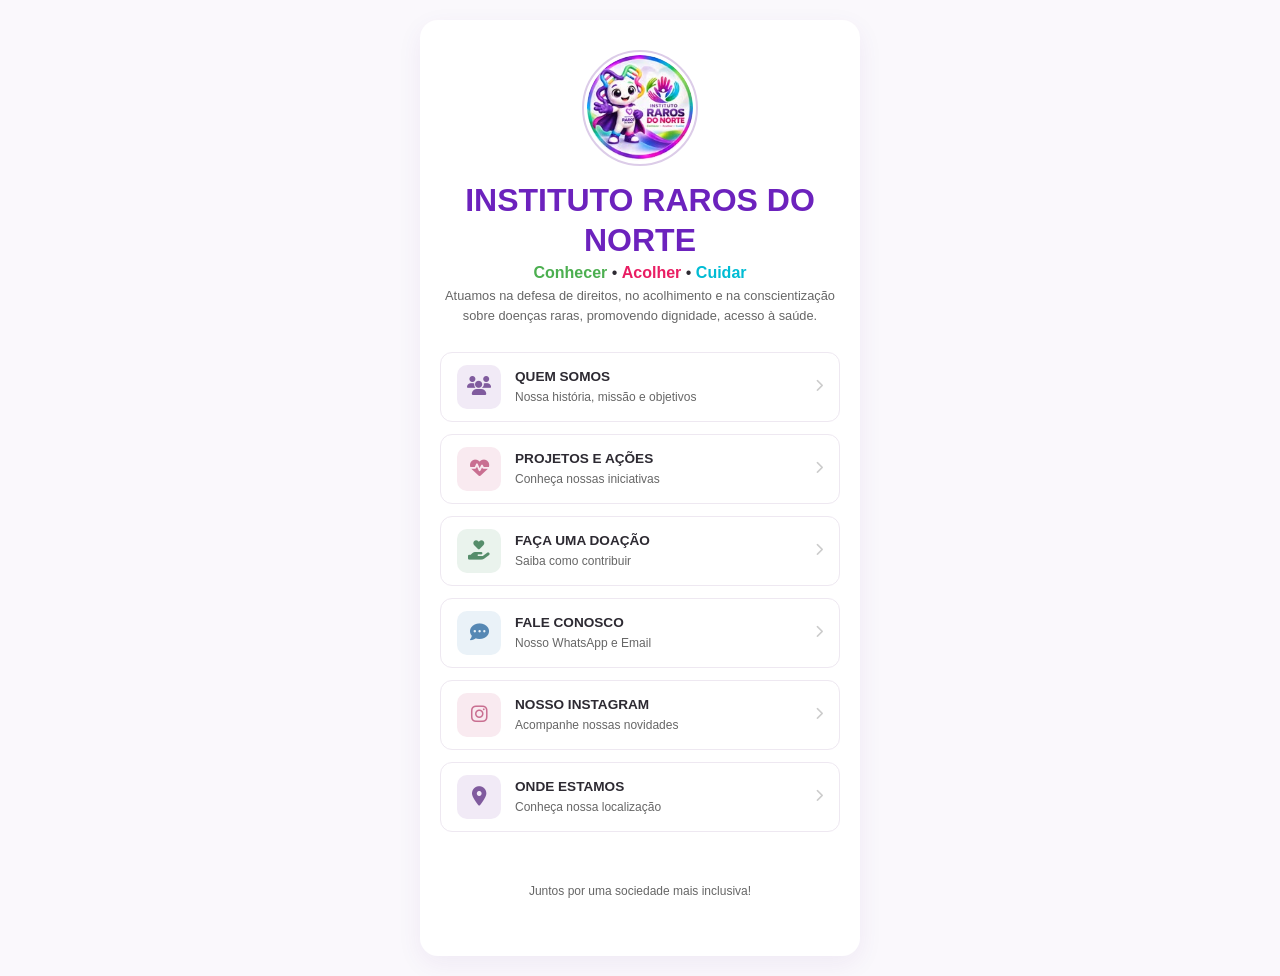
<file: index.html>
<!DOCTYPE html>
<html lang="pt-BR">
<head>
    <meta charset="UTF-8">
    <meta name="viewport" content="width=device-width, initial-scale=1.0">
    <title>Instituto Raros do Norte | Links e Informações</title>
    <link rel="stylesheet" href="style.css">
    <link rel="stylesheet" href="https://cdnjs.cloudflare.com/ajax/libs/font-awesome/6.4.0/css/all.min.css">

</head>
<body class="bio-body">
    <div class="bio-container">
        <header class="bio-header">
            <div class="avatar-frame">

                <img src="IMAGENS/teste.jpg" alt="Instituto Raros do Norte" class="bio-avatar">
            </div>

      <h1 style="color: #6C22BD; font-weight: bold;">INSTITUTO RAROS DO NORTE</h1>
           

<p>
    <span style="color: #4CAF50; font-weight: bold;">Conhecer</span> • 
    <span style="color: #E91E63; font-weight: bold;">Acolher</span> • 
    <span style="color: #00BCD4; font-weight: bold;">Cuidar</span>
</p>
            <p class="bio-tagline">Atuamos na defesa de direitos, no acolhimento e na conscientização sobre doenças raras, promovendo dignidade, acesso à saúde.</p>
        </header>

        <main class="bio-links">
            <a href="quem-somos.html" class="bio-card">
                <div class="bio-icon icon-pastel-purple">
                    <i class="fa-solid fa-users"></i>
                </div>
                <div class="bio-text">
                    <strong>QUEM SOMOS</strong>
                    <span>Nossa história, missão e objetivos</span>
                </div>
                <i class="fa-solid fa-chevron-right bio-arrow"></i>
            </a>

            <a href="projetos.html" class="bio-card">
                <div class="bio-icon icon-pastel-pink">
                    <i class="fa-solid fa-heart-pulse"></i>
                </div>
                <div class="bio-text">
                    <strong>PROJETOS E AÇÕES</strong>
                    <span>Conheça nossas iniciativas</span>
                </div>
                <i class="fa-solid fa-chevron-right bio-arrow"></i>
            </a>

           <a href="doacao.html" class="bio-card"> 
                <div class="bio-icon icon-pastel-green">
                    <i class="fa-solid fa-hand-holding-heart"></i>
                </div>
                <div class="bio-text">
                    <strong>FAÇA UMA DOAÇÃO</strong>
                    <span>Saiba como contribuir</span>
                </div>
                <i class="fa-solid fa-chevron-right bio-arrow"></i>
            </a> 

            <a href="contato.html" class="bio-card">
                <div class="bio-icon icon-pastel-blue">
                    <i class="fa-solid fa-comment-dots"></i>
                </div>
                <div class="bio-text">
                    <strong>FALE CONOSCO</strong>
                    <span>Nosso WhatsApp e Email</span>
                </div>
                <i class="fa-solid fa-chevron-right bio-arrow"></i>
            </a>

            <a href="https://www.instagram.com/instituto_rarosdonorte/" target="_blank" class="bio-card">
                <div class="bio-icon icon-pastel-pink">
                    <i class="fa-brands fa-instagram"></i>
                </div>
                <div class="bio-text">
                    <strong>NOSSO INSTAGRAM</strong>
                    <span>Acompanhe nossas novidades</span>
                </div>
                <i class="fa-solid fa-chevron-right bio-arrow"></i>
            </a>

            <a href="localizacao.html" class="bio-card">
                <div class="bio-icon icon-pastel-purple">
                    <i class="fa-solid fa-location-dot"></i>
                </div>
                <div class="bio-text">
                    <strong>ONDE ESTAMOS</strong>
                    <span>Conheça nossa localização</span>
                </div>
                <i class="fa-solid fa-chevron-right bio-arrow"></i>
            </a>
        </main>

        <footer class="bio-footer">
            <p>Juntos por uma sociedade mais inclusiva!</p>
        </footer>
    </div>
<!---By Sam :) --->
</body>
</html>
</file>
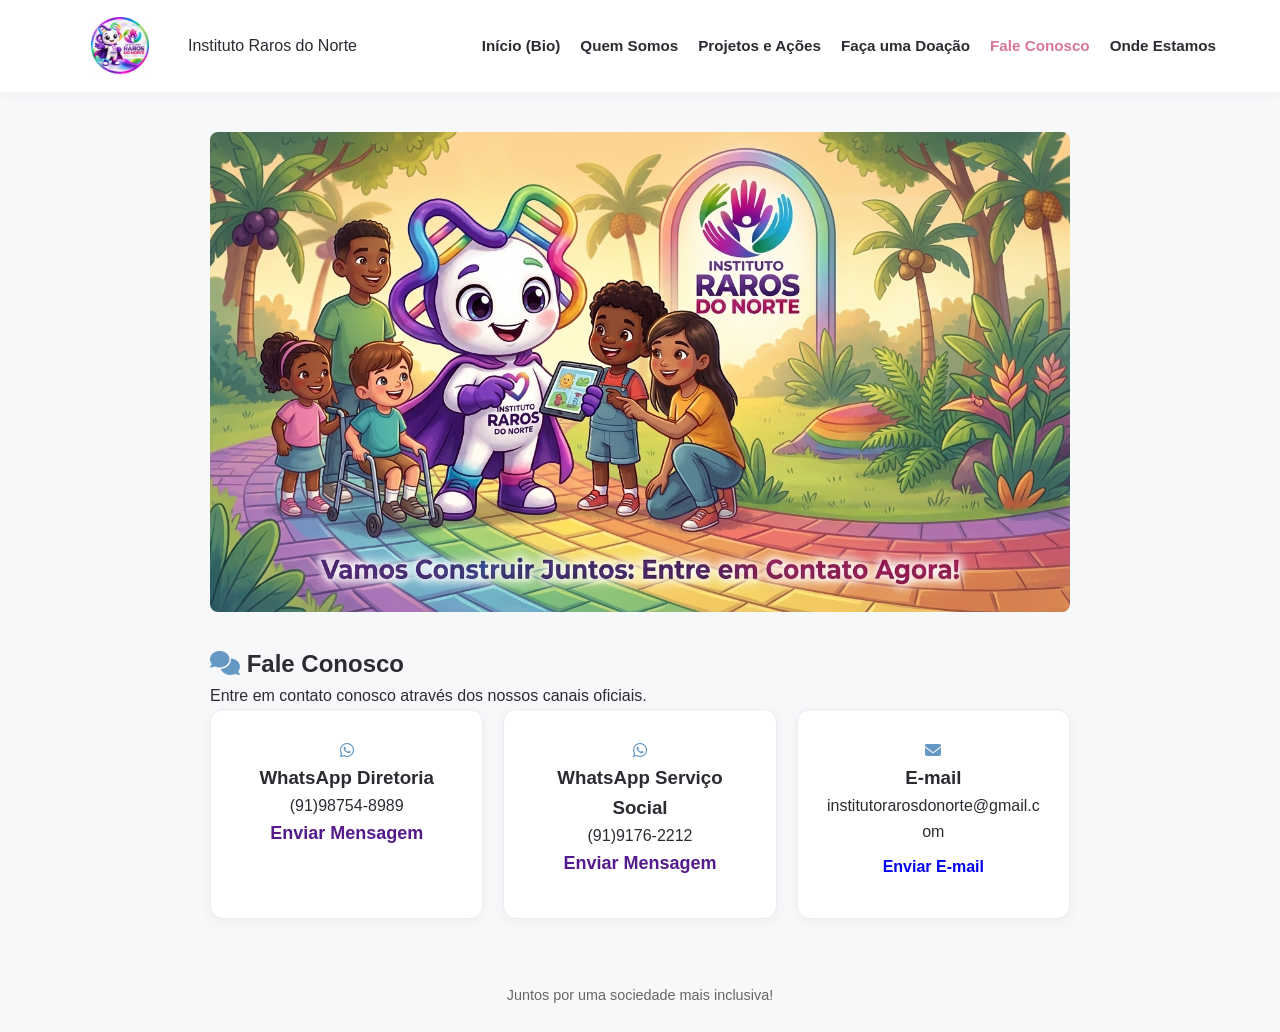
<file: contato.html>
<!DOCTYPE html>
<html lang="pt-BR">
<head>
    <meta charset="UTF-8">
    <meta name="viewport" content="width=device-width, initial-scale=1.0">
    <title>Fale Conosco - Instituto Raros do Norte</title>
    <link rel="stylesheet" href="style.css">
    <link rel="stylesheet" href="https://cdnjs.cloudflare.com/ajax/libs/font-awesome/6.4.0/css/all.min.css">
<style>
        .btn-whatsapp {
            color: #551a8b;
            text-decoration: none;
            font-size: 18px;
            font-family: Arial, sans-serif;
            font-weight: bold;
            transition: color 0.3s ease;
        }
        .btn-whatsapp:hover {
            color: #25d366;
        }
        .btn-whatsapp:active {
            color: #128c7e;
        }

        /* Cartões de contato: lado a lado no computador */
        .info-grid {
            display: flex !important;
            flex-direction: row !important;
            align-items: stretch;
            gap: 20px !important;
            width: 100% !important;
            max-width: 100%;
            box-sizing: border-box;
        }

        .info-card {
            flex: 1 1 0 !important;
            min-width: 0 !important;
            max-width: 100%;
            box-sizing: border-box;
        }

        .info-card h3 {
            white-space: normal !important;
            overflow-wrap: anywhere;
        }

        .info-card p,
        .info-card a {
            overflow-wrap: anywhere;
            word-break: break-word;
        }

        /* No celular, um cartão abaixo do outro */
        @media screen and (max-width: 700px) {
            .info-grid {
                display: flex !important;
                flex-direction: column !important;
                align-items: stretch !important;
                gap: 14px !important;
                width: 100% !important;
            }

            .info-card {
                display: block;
                flex: 0 0 auto !important;
                width: 100% !important;
                min-width: 0 !important;
                max-width: 100% !important;
            }
        }
    </style>
</head>
<body>
    <header class="navbar">
        <div class="logo-container">
            <img src="IMAGENS/teste.jpg" alt="Logotipo do Instituto Raros do Norte" class="logo">
            <span class="brand-title">Instituto Raros do Norte</span>
        </div>
        <nav>
            <ul class="nav-links">
                <li><a href="index.html">Início (Bio)</a></li>
                <li><a href="quem-somos.html">Quem Somos</a></li>
                <li><a href="projetos.html">Projetos e Ações</a></li>
                <li><a href="doacao.html">Faça uma Doação</a></li>
                <li><a href="contato.html" class="active">Fale Conosco</a></li>
                <li><a href="localizacao.html">Onde Estamos</a></li>
            </ul>
        </nav>
    </header>

    <main class="content-container">
        <section class="card-page">
<div style="text-align: center; margin-bottom: 25px;">
  <img src="IMAGENS/IMAGEMCONTATO.jpg" alt="Foto do Instituto" style="max-width: 100%; height: auto; border-radius: 8px;">
</div>
            <h2><i class="fa-solid fa-comments icon-blue"></i> Fale Conosco</h2>
            <p class="description">Entre em contato conosco através dos nossos canais oficiais.</p>
        
   <div class="info-grid">
    <div class="info-card">
        <i class="fa-brands fa-whatsapp icon-blue"></i>
        <h3>WhatsApp Diretoria</h3>
        <p> (91)98754-8989 </p>
        <p><a href="https://wa.me/5591987548989" target="_blank" class="btn-whatsapp">Enviar Mensagem</a></p>
    </div>

    <div class="info-card">
        <i class="fa-brands fa-whatsapp icon-blue"></i>
        <h3>WhatsApp Serviço Social</h3>
        <p> (91)9176-2212 </p>
        <p><a href="https://wa.me/559191762212" target="_blank" class="btn-whatsapp">Enviar Mensagem</a></p>
    </div>

    <div class="info-card">
        <i class="fa-solid fa-envelope icon-blue"></i>
        <h3>E-mail</h3>
        <p>institutorarosdonorte@gmail.com</p>
   <p><a href="mailto:institutorarosdonorte@gmail.com" class="link-btn" onmouseover="this.style.color='#ff0000'" onmouseout="this.style.color=''">Enviar E-mail</a></p>
    </div>
</div>
        </section>  
    </main> 

    <footer>
        <p>Juntos por uma sociedade mais inclusiva!</p>
    </footer>
</body>
</html>
</file>
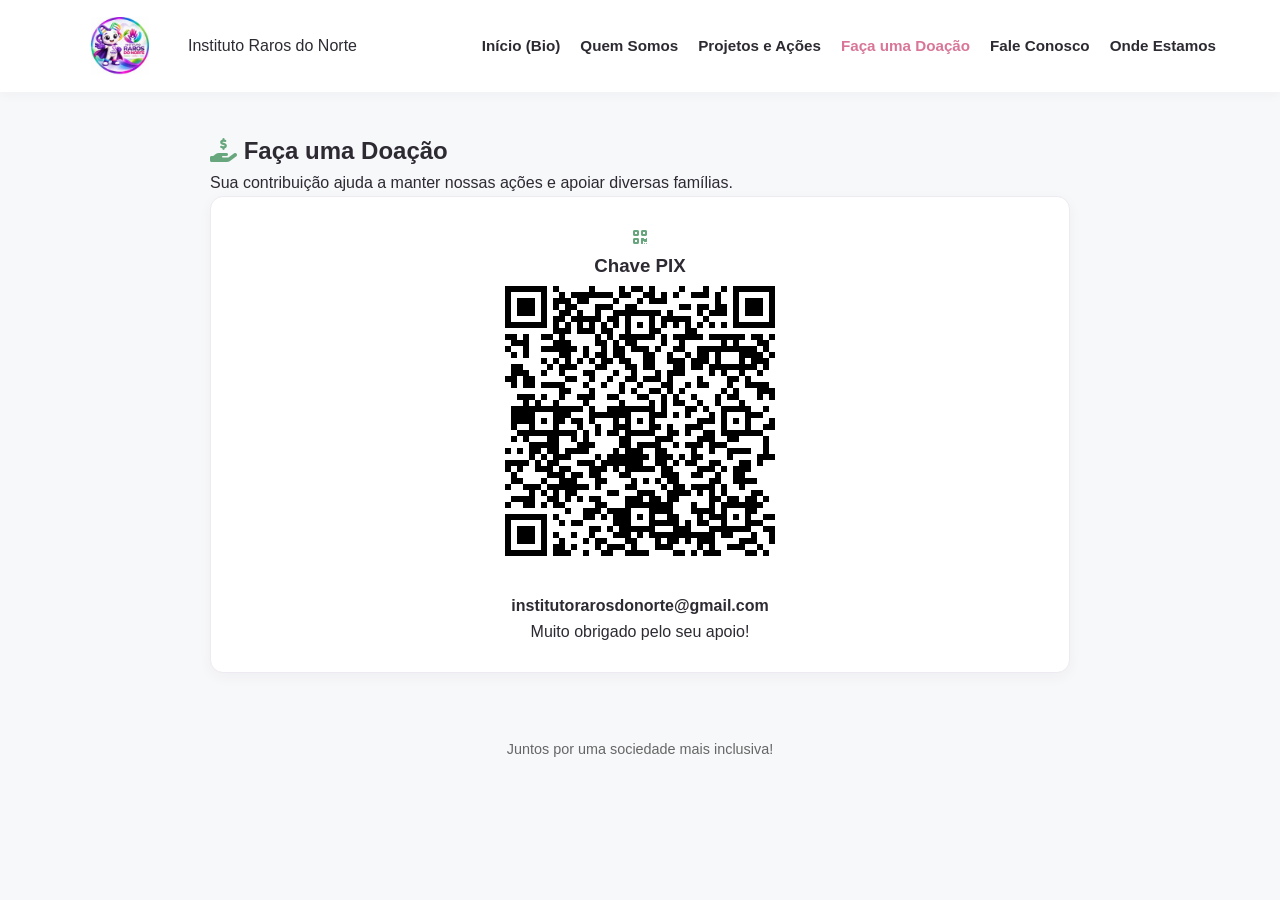
<file: doacao.html>
<!DOCTYPE html>
<html lang="pt-BR">
<head>
    <meta charset="UTF-8">
    <meta name="viewport" content="width=device-width, initial-scale=1.0">
    <title>Faça uma Doação - Instituto Raros do Norte</title>
    <link rel="stylesheet" href="style.css">
    <link rel="stylesheet" href="https://cdnjs.cloudflare.com/ajax/libs/font-awesome/6.4.0/css/all.min.css">
</head>
<body>
    <header class="navbar">
        <div class="logo-container">
            <img src="IMAGENS/teste.jpg" alt="Logotipo do Instituto Raros do Norte" class="logo">
            <span class="brand-title">Instituto Raros do Norte</span>
        </div>
        <nav>
            <ul class="nav-links">
                <li><a href="index.html">Início (Bio)</a></li>
                <li><a href="quem-somos.html">Quem Somos</a></li>
                <li><a href="projetos.html">Projetos e Ações</a></li>
                <li><a href="doacao.html" class="active">Faça uma Doação</a></li>
                <li><a href="contato.html">Fale Conosco</a></li>
                <li><a href="localizacao.html">Onde Estamos</a></li>
            </ul>
        </nav>
    </header>

    <main class="content-container">
        <section class="card-page">
            <h2><i class="fa-solid fa-hand-holding-dollar icon-green"></i> Faça uma Doação</h2>
            <p class="description">Sua contribuição ajuda a manter nossas ações e apoiar diversas famílias.</p>
            <div class="info-card">
                <i class="fa-solid fa-qrcode icon-green"></i>
                <h3>Chave PIX</h3>
<div style="text-align: center; margin-bottom: 25px;">
  <img src="IMAGENS/qrcode.png" alt="Foto do Instituto" style="max-width: 100%; height: auto; border-radius: 8px;">
</div>

                <p class="pix-key"><strong>institutorarosdonorte@gmail.com</strong></p>
                <p>Muito obrigado pelo seu apoio!</p>
            </div>
        </section>
    </main>

    <footer>
        <p>Juntos por uma sociedade mais inclusiva!</p>
    </footer>
</body>
</html>
</file>
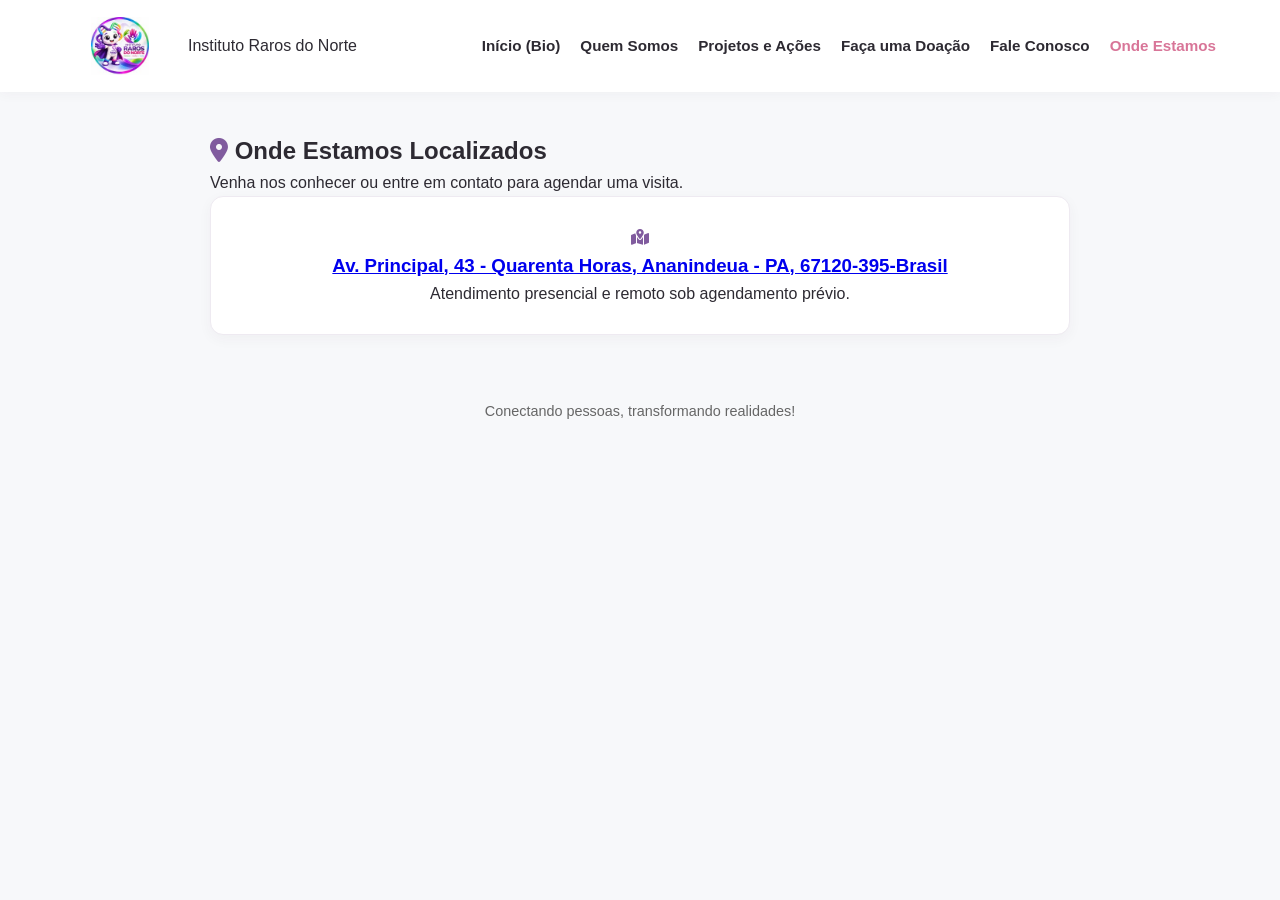
<file: localizacao.html>
<!DOCTYPE html>
<html lang="pt-BR">
<head>
    <meta charset="UTF-8">
    <meta name="viewport" content="width=device-width, initial-scale=1.0">
    <title>Onde Estamos - Instituto Raros do Norte</title>
    <link rel="stylesheet" href="style.css">
    <link rel="stylesheet" href= "https://cdnjs.cloudflare.com/ajax/libs/font-awesome/6.4.0/css/all.min.css">
</head>
<body>
    <header class="navbar">
        <div class="logo-container">
            <img src="IMAGENS/teste.jpg" alt="Logotipo do Instituto Raros do Norte" class="logo">
            <span class="brand-title">Instituto Raros do Norte</span>
        </div>
        <nav>
            <ul class="nav-links">
                <li><a href="index.html">Início (Bio)</a></li>
                <li><a href="quem-somos.html">Quem Somos</a></li>
                <li><a href="projetos.html">Projetos e Ações</a></li>
                <li><a href="doacao.html">Faça uma Doação</a></li>
                <li><a href="contato.html">Fale Conosco</a></li>
                <li><a href="localizacao.html" class="active">Onde Estamos</a></li>
            </ul>
        </nav>
    </header>

    <main class="content-container">
        <section class="card-page">
            <h2><i class="fa-solid fa-location-dot icon-purple"></i> Onde Estamos Localizados</h2>
            <p class="description">Venha nos conhecer ou entre em contato para agendar uma visita.</p>
            <div class="info-card">
                <i class="fa-solid fa-map-location-dot icon-purple"></i>
              <h3>
  <a href="https://www.google.com/maps/place/Instituto+Raros+do+Norte/@-1.3452419,-48.4167828,21z/data=!4m15!1m8!3m7!1s0x92a460672edbeb37:0x428ba5468f2ca9f6!2sAv.+Principal,+48+-+Quarenta+Horas,+Ananindeua+-+PA,+67120-705!3b1!8m2!3d-1.3451451!4d-48.4166645!16s%2Fg%2F11fnswq9tq!3m5!1s0x92a4613ff213a19f:0x32bb01e67268ee69!8m2!3d-1.3452208!4d-48.4166253!16s%2Fg%2F11m_4d38t1?entry=ttu&g_ep=EgoyMDI2MTEwOC4wIKXMDSoASAFQAw%3D%3D">
    Av. Principal, 43 - Quarenta Horas, Ananindeua - PA, 67120-395-Brasil
  </a>
</h3>
                <p>Atendimento presencial e remoto sob agendamento prévio.</p>
            </div>
        </section>
    </main>

    <footer>
        <p>Conectando pessoas, transformando realidades!</p>
    </footer>
</body>
</html>
</file>
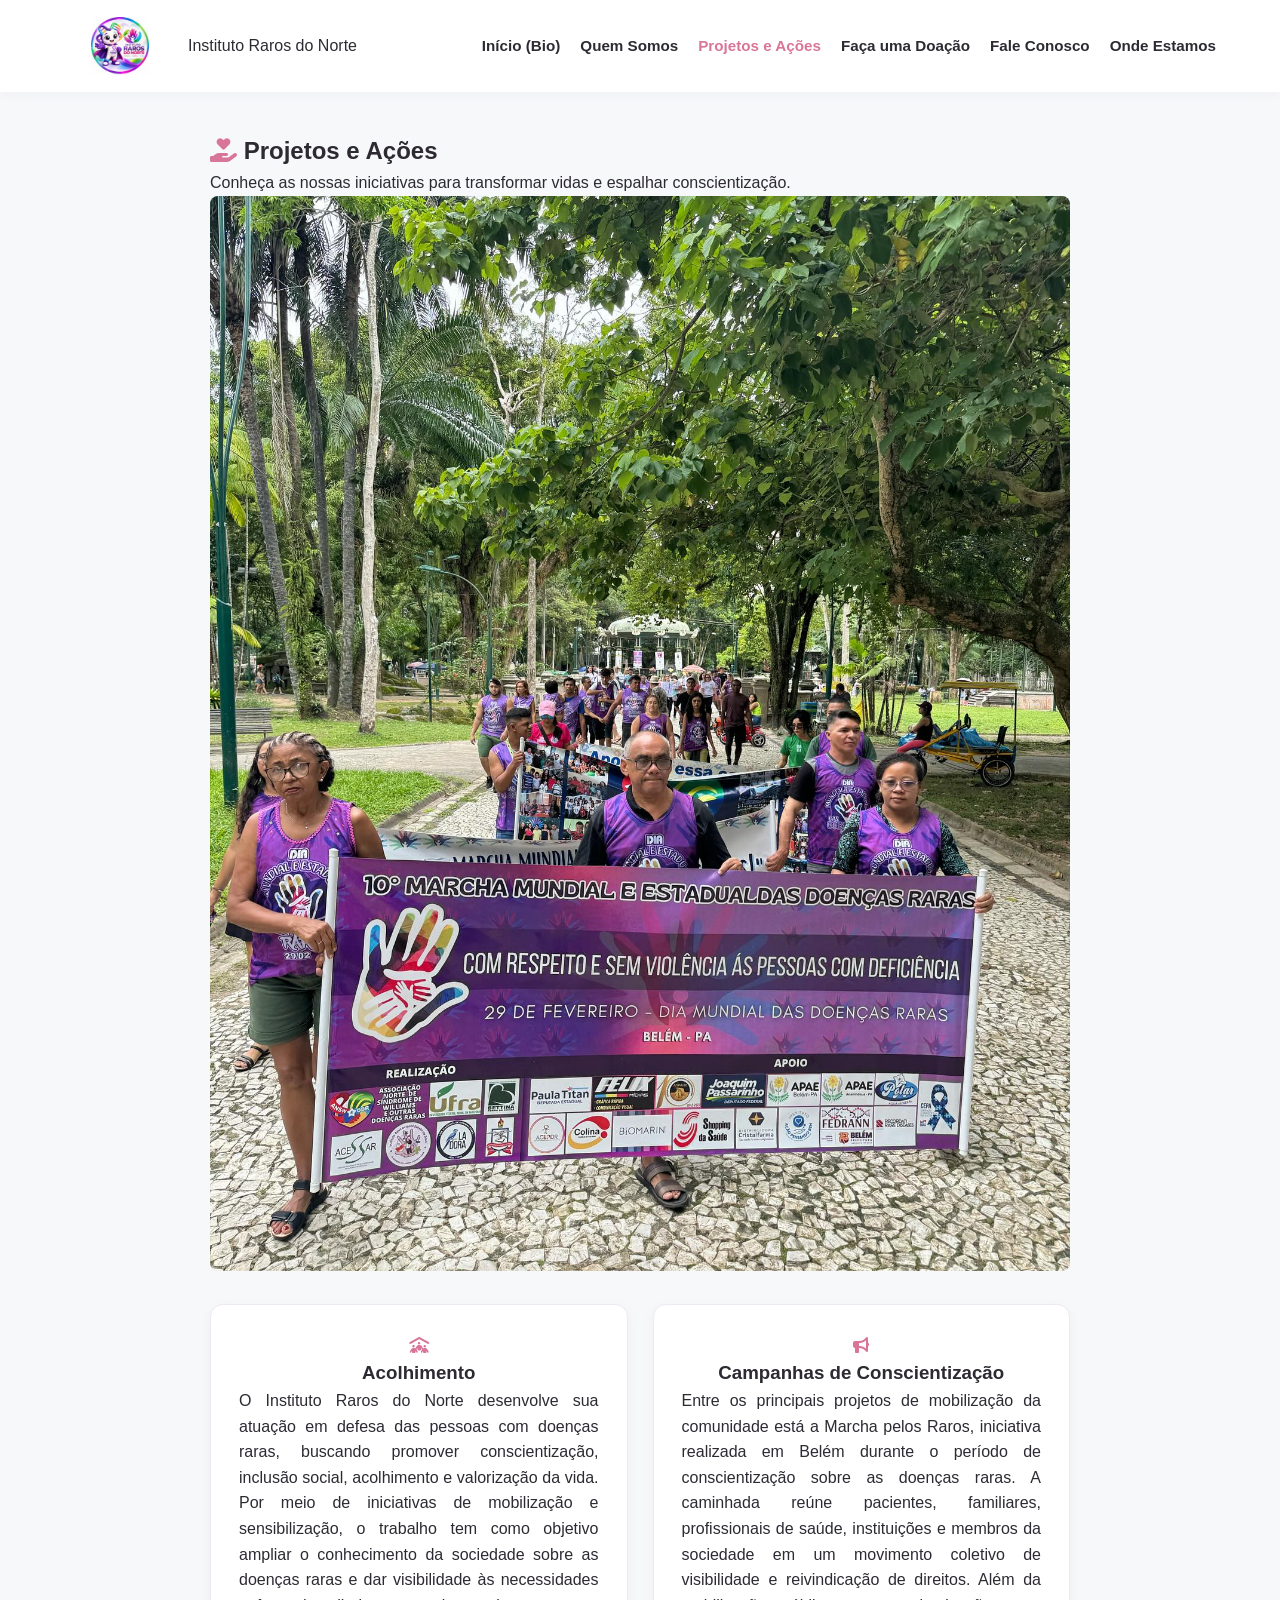
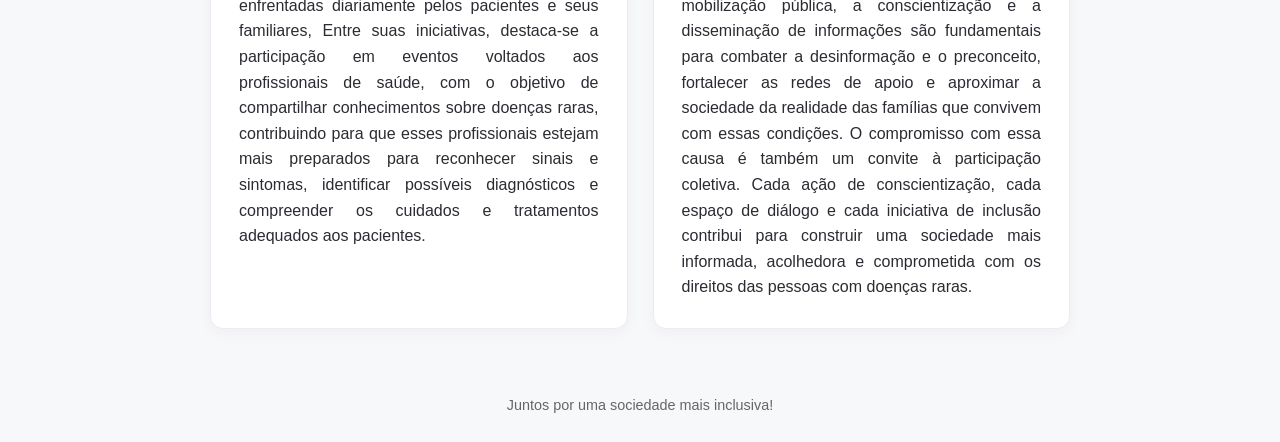
<file: projetos.html>
<!DOCTYPE html>
<html lang="pt-BR">
<head>
    <meta charset="UTF-8">
    <meta name="viewport" content="width=device-width, initial-scale=1.0">
    <title>Projetos e Ações - Instituto Raros do Norte</title>
    <link rel="stylesheet" href="style.css">
    <link rel="stylesheet" href="https://cdnjs.cloudflare.com/ajax/libs/font-awesome/6.4.0/css/all.min.css">
</head>
<body>
    <header class="navbar">
        <div class="logo-container">
            <img src="IMAGENS/teste.jpg" alt="Logotipo do Instituto Raros do Norte" class="logo">
            <span class="brand-title">Instituto Raros do Norte</span>
        </div>
        <nav>
            <ul class="nav-links">
                <li><a href="index.html">Início (Bio)</a></li>
                <li><a href="quem-somos.html">Quem Somos</a></li>
                <li><a href="projetos.html" class="active">Projetos e Ações</a></li>
               <li><a href="doacao.html">Faça uma Doação</a></li>
                <li><a href="contato.html">Fale Conosco</a></li>
                <li><a href="localizacao.html">Onde Estamos</a></li>
            </ul>
        </nav>
    </header>

    <main class="content-container">
        <section class="card-page">
            <h2><i class="fa-solid fa-hand-holding-heart icon-pink"></i> Projetos e Ações</h2>
            <p class="description">Conheça as nossas iniciativas para transformar vidas e espalhar conscientização.</p>
            
<div style="text-align: center; margin-bottom: 25px;">
  <img src="IMAGENS/PROJETO.jpg" alt="Foto do Instituto" style="max-width: 100%; height: auto; border-radius: 8px;">
</div>

            <div class="info-grid">
                <div class="info-card">
                    <i class="fa-solid fa-people-roof icon-pink"></i>
                    <h3>Acolhimento</h3>
                   <p style="text-align: justify;"> O Instituto Raros do Norte desenvolve sua atuação em defesa das pessoas com doenças raras, buscando promover conscientização, inclusão social, acolhimento e valorização da vida. Por meio de iniciativas de mobilização e sensibilização, o trabalho tem como objetivo ampliar o conhecimento da sociedade sobre as doenças raras e dar visibilidade às necessidades enfrentadas diariamente pelos pacientes e seus familiares, Entre suas iniciativas, destaca-se a participação em eventos voltados aos profissionais de saúde, com o objetivo de compartilhar conhecimentos sobre doenças raras, contribuindo para que esses profissionais estejam mais preparados para reconhecer sinais e sintomas, identificar possíveis diagnósticos e compreender os cuidados e tratamentos adequados aos pacientes.</p>
                </div>
                <div class="info-card">
                    <i class="fa-solid fa-bullhorn icon-pink"></i>
                    <h3>Campanhas de Conscientização</h3>
                    <p style="text-align: justify;"> Entre os principais projetos de mobilização da comunidade está a Marcha pelos Raros, iniciativa realizada em Belém durante o período de conscientização sobre as doenças raras. A caminhada reúne pacientes, familiares, profissionais de saúde, instituições e membros da sociedade em um movimento coletivo de visibilidade e reivindicação de direitos.

Além da mobilização pública, a conscientização e a disseminação de informações são fundamentais para combater a desinformação e o preconceito, fortalecer as redes de apoio e aproximar a sociedade da realidade das famílias que convivem com essas condições.
O compromisso com essa causa é também um convite à participação coletiva. Cada ação de conscientização, cada espaço de diálogo e cada iniciativa de inclusão contribui para construir uma sociedade mais informada, acolhedora e comprometida com os direitos das pessoas com doenças raras.</p>
                </div>
            </div>
        </section>
    </main>

    <footer>
        <p>Juntos por uma sociedade mais inclusiva!</p>
    </footer>
</body>
</html>
</file>
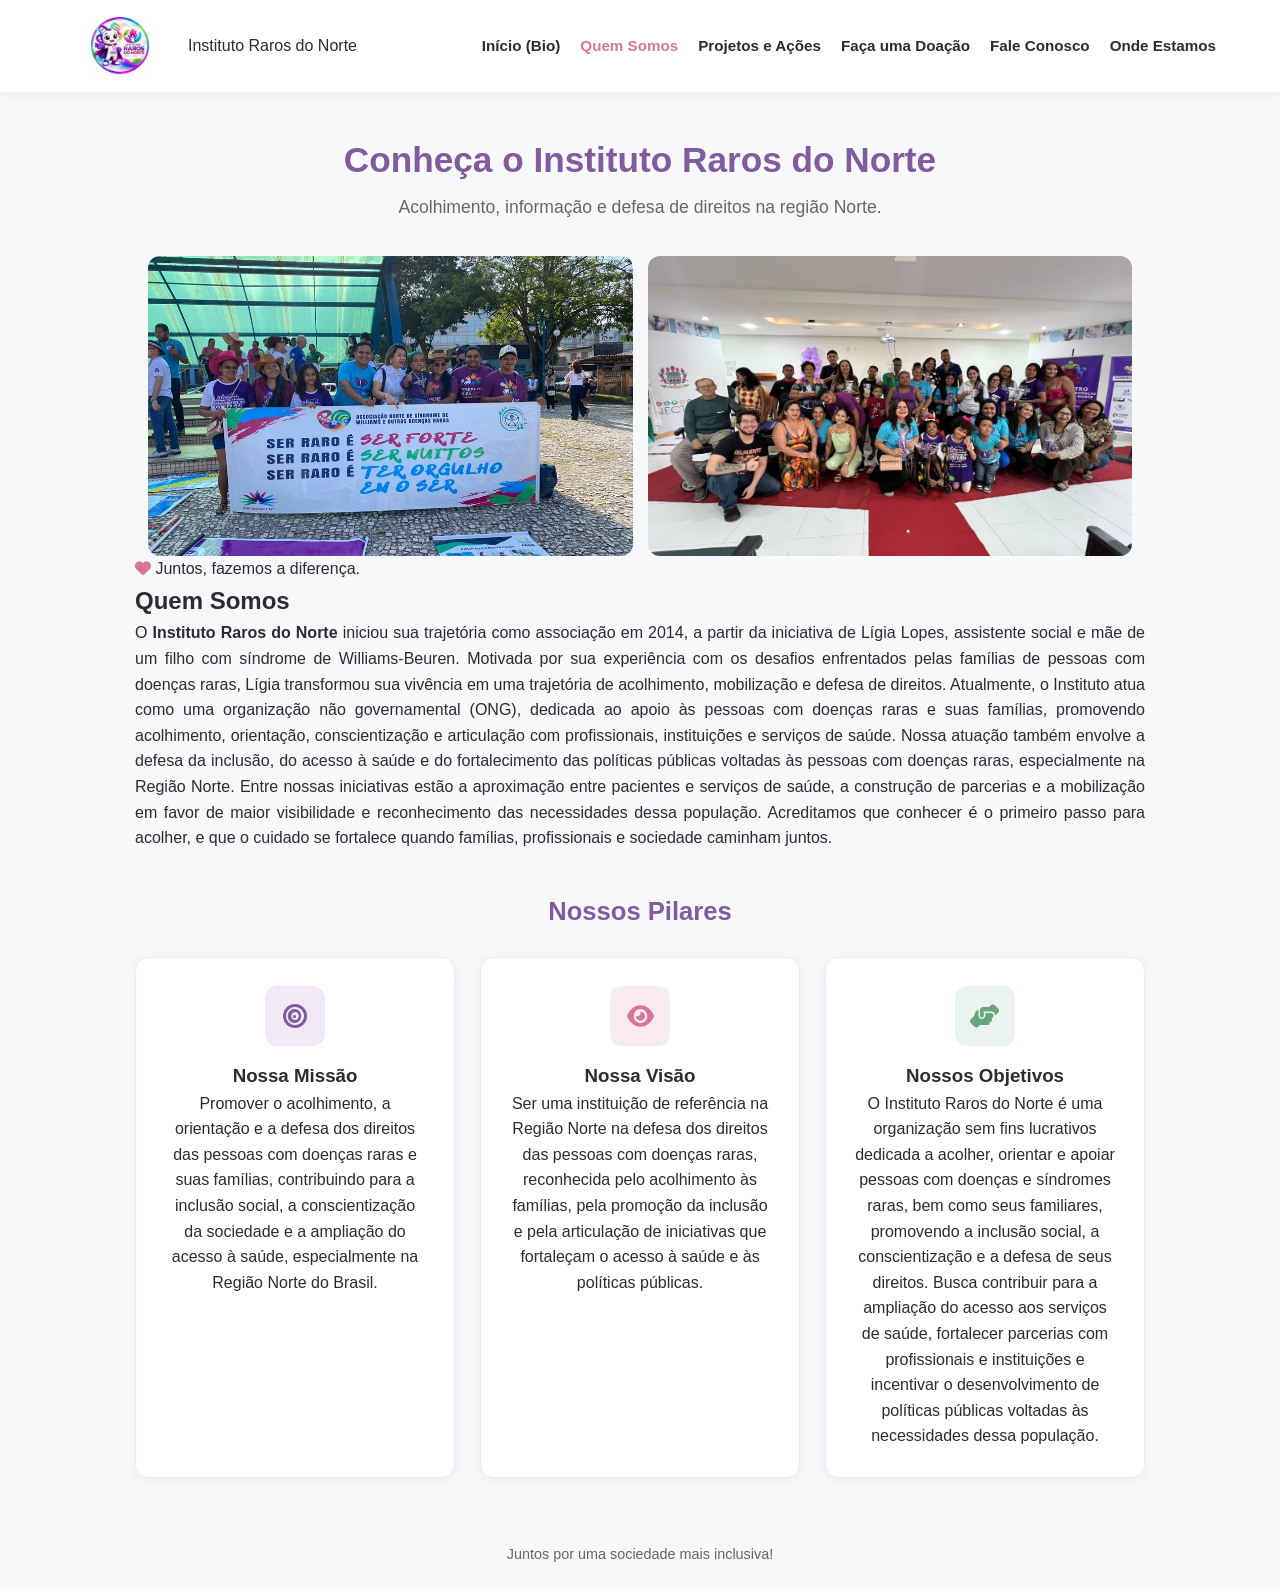
<file: quem-somos.html>
<!DOCTYPE html>
<html lang="pt-BR">
<head>
    <meta charset="UTF-8">
    <meta name="viewport" content="width=device-width, initial-scale=1.0">
    <title>Quem Somos - Instituto Raros do Norte</title>
    <link rel="stylesheet" href="style.css">
    <link rel="stylesheet" href="https://cdnjs.cloudflare.com/ajax/libs/font-awesome/6.4.0/css/all.min.css">

</head>
<body>
        <header class="navbar">
        <div class="logo-container">
            <img src="IMAGENS/teste.jpg" alt="Logotipo do Instituto Raros do Norte" class="quem-somos-logo-fina">
            <span class="brand-title">Instituto Raros do Norte</span>
        </div>
        <nav>
            <ul class="nav-links">
                <li><a href="index.html">Início (Bio)</a></li>
                <li><a href="quem-somos.html" class="active">Quem Somos</a></li>
                <li><a href="projetos.html">Projetos e Ações</a></li>
             <li><a  href="doacao.html">Faça uma Doação </a></li> 
                <li><a href="contato.html">Fale Conosco</a></li>
                <li><a href="localizacao.html">Onde Estamos</a></li>
            </ul>
        </nav>
    </header>

    <main class="content-container wide-container">
        <section class="hero-section">
            <h1 class="page-title">Conheça o Instituto Raros do Norte</h1>
            <p class="tagline">Acolhimento, informação e defesa de direitos na região Norte.</p>
        </section>

<div style="display: flex; flex-direction: row; gap: 15px; width: 100%; justify-content: center;">
    
    <!-- PRIMEIRA IMAGEM -->
    <img src="IMAGENS/IMAGEMQUEMSOMOS.jpg" alt="Foto 1" style="width: 48%; height: 300px; object-fit: cover; border-radius: 12px;">
    
    <!-- SEGUNDA IMAGEM -->
    <img src="IMAGENS/IMAGEMQUEMSOMOS3.jpg" alt="Foto 2" style="width: 48%; height: 300px; object-fit: cover; border-radius: 12px;">

</div>
        
            </div>
            
           
             
 <div class="about-text-content">
 
      </div>
<i class="fa-solid fa-heart icon-pink"></i> Juntos, fazemos a diferença.
   <h2>Quem Somos</h2>

<p style="text-align: justify;">

                O <strong>Instituto Raros do Norte</strong> iniciou sua trajetória como associação em 2014, a partir da iniciativa de Lígia Lopes, assistente social e mãe de um filho com síndrome de Williams-Beuren.

Motivada por sua experiência com os desafios enfrentados pelas famílias de pessoas com doenças raras, Lígia transformou sua vivência em uma trajetória de acolhimento, mobilização e defesa de direitos.

Atualmente, o Instituto atua como uma organização não governamental (ONG), dedicada ao apoio às pessoas com doenças raras e suas famílias, promovendo acolhimento, orientação, conscientização e articulação com profissionais, instituições e serviços de saúde.

Nossa atuação também envolve a defesa da inclusão, do acesso à saúde e do fortalecimento das políticas públicas voltadas às pessoas com doenças raras, especialmente na Região Norte.

Entre nossas iniciativas estão a aproximação entre pacientes e serviços de saúde, a construção de parcerias e a mobilização em favor de maior visibilidade e reconhecimento das necessidades dessa população.

Acreditamos que conhecer é o primeiro passo para acolher, e que o cuidado se fortalece quando famílias, profissionais e sociedade caminham juntos.</p>
             
            </div>
        </section>

        <section class="pillars-section">
            <h2 class="section-subtitle">Nossos Pilares</h2>
            <div class="info-grid">
                <div class="info-card pillar-card">
                    <div class="card-icon-bg purple-bg">
                        <i class="fa-solid fa-bullseye icon-purple"></i>
                    </div>
                    <h3>Nossa Missão</h3>
                    <p> Promover o acolhimento, a orientação e a defesa dos direitos das pessoas com doenças raras e suas famílias, contribuindo para a inclusão social, a conscientização da sociedade e a ampliação do acesso à saúde, especialmente na Região Norte do Brasil.</p>
                </div>
                <div class="info-card pillar-card">
                    <div class="card-icon-bg pink-bg">
                        <i class="fa-solid fa-eye icon-pink"></i>
                    </div>
                    <h3>Nossa Visão</h3>
                    <p> Ser uma instituição de referência na Região Norte na defesa dos direitos das pessoas com doenças raras, reconhecida pelo acolhimento às famílias, pela promoção da inclusão e pela articulação de iniciativas que fortaleçam o acesso à saúde e às políticas públicas.</p>
                </div>
                <div class="info-card pillar-card">
                    <div class="card-icon-bg green-bg">
                        <i class="fa-solid fa-handshake-angle icon-green"></i>
                    </div>
                    <h3>Nossos Objetivos</h3>
                    <p> O Instituto Raros do Norte é uma organização sem fins lucrativos dedicada a acolher, orientar e apoiar pessoas com doenças e síndromes raras, bem como seus familiares, promovendo a inclusão social, a conscientização e a defesa de seus direitos. Busca contribuir para a ampliação do acesso aos serviços de saúde, fortalecer parcerias com profissionais e instituições e incentivar o desenvolvimento de políticas públicas voltadas às necessidades dessa população.</p>
                </div>
            </div>
        </section>
    </main>

    <footer>
        <p>Juntos por uma sociedade mais inclusiva!</p>
    </footer>
</body>
</html>
</file>
<file: style.css>
/* Base Styles & Palette */
:root {
    --primary-purple: #6A1B9A;
    --primary-pink: #D81B60;
    --primary-green: #43A047;
    --primary-blue: #1976D2;

      --pastel-bg: #F8F5FB;
    --pastel-purple-bg: #EFE4F7;
    --pastel-purple-color: #6B3BA7;
    --pastel-pink-bg: #FCE4EC;
    --pastel-pink-color: #D81B60;
    --pastel-green-bg: #E0F2F1;
    --pastel-green-color: #00796B;
    --pastel-blue-bg: #E1F5FE;
    --pastel-blue-color: #0288D1;
    
    --text-dark: #2D2A32;
    --text-muted: #666666;
    --bg-light: #F4F6F9;
    --white: #FFFFFF;
}

* {
    margin: 0;
    padding: 0;
    box-sizing: border-box;
}

body {
    font-family: 'Segoe UI', Tahoma, Geneva, Verdana, sans-serif;
    background-color: var(--bg-light);
    color: var(--text-dark);
    line-height: 1.6;
}

/* Header & Navbar */
.navbar {
    background-color: var(--white);
    box-shadow: 0 2px 12px rgba(0, 0, 0, 0.06);
    display: flex;
    justify-content: space-between;
    align-items: center;
    padding: 15px 5%;
    position: sticky;
    top: 0;
    z-index: 1000;
}

.logo-container {
    display: flex;
    align-items: center;
    gap: 12px;
}

/* Logo no cabeçalho em formato redondo */
.logo {
    width: 48px;
    height: 48px;
    border-radius: 50%;
    object-fit: cover; 
    padding: 0;  
}
  --------------------------------------------------------------------------------------------------------------------------------------------------------------------------- 


.rect-img {
    width: 100%;
    height: 100%;
    object-fit: cover;        /* Preenche perfeitamente a moldura fina */
    object-position: center;  /* Centraliza a arte */
    display: block;
}

   <style>
        .btn-whatsapp {
            color: #551a8b;
            text-decoration: none;
            font-size: 18px;
            font-family: Arial, sans-serif;
            font-weight: bold;
            transition: color 0.3s ease;
        }
        .btn-whatsapp:hover {
            color: #25d366;
        }
        .btn-whatsapp:active {
            color: #128c7e;
        }
    </style>
------------------------------------------------------------------------------------------------------------------------------------------------------------------------------

------------------------------------------------------------------------------------------------------------------------------------------------------------------------------
.brand-title {
    font-size: 1.25rem;
    font-weight: 700;
    color: var(--primary-purple);
}

.nav-links {
    display: flex;
    list-style: none;
    gap: 20px;
    align-items: center;
}

.nav-links a {
    text-decoration: none;
    color: var(--text-dark);
    font-weight: 600;
    font-size: 0.95rem;
    transition: color 0.3s;
}

.nav-links a:hover, .nav-links a.active {
    color: var(--primary-pink);
}

/* Layout Principal */
.content-container {
    max-width: 900px;
    margin: 40px auto;
    padding: 0 20px;
}

.wide-container {
    max-width: 1050px;
}

.hero-section {
    text-align: center;
    margin-bottom: 35px;
}

.hero-section h1 {
    color: var(--primary-purple);
    font-size: 2.2rem;
    font-weight: 700;
}

.tagline {
    color: var(--text-muted);
    font-size: 1.1rem;
    margin-top: 5px;
}

/* Moldura Retangular Horizontal com Cantos Arredondados Suaves */
.about-hero-grid {
    display: grid;
    grid-template-columns: 1fr 1fr;
    gap: 40px;
    align-items: center;
    background: var(--white);
    padding: 40px;
    border-radius: 20px;
    box-shadow: 0 6px 20px rgba(0,0,0,0.04);
    margin-bottom: 40px;
}

.rect-frame-container {
    display: flex;
    justify-content: center;
}

.rect-frame {
    width: 100%;
    max-width: 440px;
    height: 260px;
    border-radius: 16px;
    border: 3px solid var(--primary-pink);
    background: linear-gradient(135deg, #EFE4F7 0%, #E1F5FE 100%);
    position: relative;
    box-shadow: 0 6px 20px rgba(216, 27, 96, 0.1);
    display: flex;
    align-items: center;
    justify-content: center;
    padding: 20px;
    overflow: hidden;
}

.rect-img {
    width: 100%;
    height: 100%;
    object-fit: cover;
    border-radius: 12px;
}

.rect-tag {
    position: absolute;
    bottom: 10px;
    left: 20px;
    background: var(--white);
    padding: 8px 16px;
    border-radius: 10px;
    box-shadow: 0 4px 15px rgba(0,0,0,0.08);
    font-size: 0.85rem;
    font-weight: 600;
    color: var(--primary-purple);
    border-left: 4px solid var(--primary-pink);
}

.about-text-content h2 {
    color: var(--primary-purple);
    font-size: 1.8rem;
    margin-bottom: 15px;
}

.lead-text {
    font-size: 1.05rem;
    margin-bottom: 15px;
    color: #444;
}

/* Cartões e Grelhas */
.pillars-section {
    margin-top: 40px;
}

.section-subtitle {
    text-align: center;
    color: var(--primary-purple);
    font-size: 1.6rem;
    margin-bottom: 25px;
}

.info-grid {
    display: grid;
    grid-template-columns: repeat(auto-fit, minmax(260px, 1fr));
    gap: 25px;
}

.info-card {
    background: var(--white);
    padding: 28px;
    border-radius: 16px;
    border: 1px solid #EAEAEA;
    text-align: center;
    box-shadow: 0 4px 12px rgba(0,0,0,0.03);
    transition: transform 0.2s, box-shadow 0.2s;
}

.info-card:hover {
    transform: translateY(-4px);
    box-shadow: 0 6px 18px rgba(0,0,0,0.06);
}

.card-icon-bg {
    width: 60px;
    height: 60px;
    border-radius: 12px;
    display: flex;
    align-items: center;
    justify-content: center;
    margin: 0 auto 15px;
    font-size: 1.5rem;
}

.purple-bg { background: var(--pastel-purple-bg); }
.pink-bg { background: var(--pastel-pink-bg); }
.green-bg { background: var(--pastel-green-bg); }

.icon-purple { color: var(--primary-purple); }
.icon-pink { color: var(--primary-pink); }
.icon-green { color: var(--primary-green); }
.icon-blue { color: var(--primary-blue); }

.link-btn {
    display: inline-block;
    padding: 10px 22px;
    border-radius: 10px;
    text-decoration: none;
    font-weight: 600;
    transition: background 0.2s;
}

/* Página da Bio do Instagram - Foto de perfil em formato 100% redondo e preenchendo */
.bio-body {
    background-color: var(--pastel-bg);
    display: flex;
    justify-content: center;
    align-items: center;
    min-height: 100vh;
    padding: 20px 10px;
}

.bio-container {
    width: 100%;
    max-width: 440px;
    background: var(--white);
    padding: 30px 20px;
    border-radius: 20px;
    box-shadow: 0 8px 25px rgba(92, 29, 141, 0.08);
    text-align: center;
}

.avatar-frame {
    display: inline-block;
    width: 110px;
    height: 110px;
    padding: 3px;
    background: var(--white);
    border: 3px solid var(--pastel-purple-color);
    border-radius: 50%;
    margin-bottom: 12px;
    overflow: hidden;
}

.bio-avatar {
    width: 100%;
    height: 100%;
    border-radius: 50%;
    object-fit: cover;
    display: block;
}

.bio-title {
    font-size: 1.1rem;
    color: var(--pastel-purple-color);
    letter-spacing: 0.5px;
}

.bio-subtitle {
    font-size: 0.85rem;
    color: var(--primary-pink);
    font-weight: 600;
    margin-top: 2px;
}

.bio-tagline {
    font-size: 0.8rem;
    color: var(--text-muted);
    margin-bottom: 25px;
}

.bio-links {
    display: flex;
    flex-direction: column;
    gap: 12px;
}

.bio-card {
    display: flex;
    align-items: center;
    padding: 12px 16px;
    background-color: #FFFFFF;
    border: 1.5px solid #F0EAF5;
    border-radius: 14px;
    text-decoration: none;
    transition: transform 0.2s, box-shadow 0.2s;
}

.bio-card:hover {
    transform: translateY(-2px);
    box-shadow: 0 4px 12px rgba(0, 0, 0, 0.06);
}

.bio-icon {
    width: 44px;
    height: 44px;
    border-radius: 10px;
    display: flex;
    align-items: center;
    justify-content: center;
    font-size: 1.2rem;
    margin-right: 14px;
    flex-shrink: 0;
}

.icon-pastel-purple { background-color: var(--pastel-purple-bg); color: var(--pastel-purple-color); }
.icon-pastel-pink   { background-color: var(--pastel-pink-bg); color: var(--pastel-pink-color); }
.icon-pastel-green  { background-color: var(--pastel-green-bg); color: var(--pastel-green-color); }
.icon-pastel-blue   { background-color: var(--pastel-blue-bg); color: var(--pastel-blue-color); }

.bio-text {
    display: flex;
    flex-direction: column;
    text-align: left;
    flex-grow: 1;
}

.bio-text strong {
    font-size: 0.85rem;
    color: var(--text-dark);
}

.bio-text span {
    font-size: 0.75rem;
    color: var(--text-muted);
}

.bio-arrow {
    color: #CCC;
    font-size: 0.8rem;
}

.bio-footer {
    margin-top: 25px;
    font-size: 0.75rem;
    color: var(--text-muted);
}

footer {
    text-align: center;
    padding: 25px;
    color: var(--text-muted);
    font-size: 0.9rem;
    margin-top: 40px;
}

@media (max-width: 768px) {
    .about-hero-grid {
        grid-template-columns: 1fr;
        padding: 25px;
    }
    .navbar {
        flex-direction: column;
        gap: 15px;
    }
}



/* --- Ajuste da Imagem Ultra Fina no Menu --- */
.quem-somos-logo-fina {
    width: auto;
    height: 32px;            /* Altura extremamente fina e proporcional à barra */
    max-height: 32px;
    object-fit: contain;     /* Preserva proporções perfeitas */
    border-radius: 4px;
    display: block;
    margin: 0;
    padding: 0;
}


/* Refinamentos visuais: paleta original suavizada e molduras retangulares */
:root {
    --primary-purple: #805B9E;
    --primary-pink: #D87598;
    --primary-green: #68A77D;
    --primary-blue: #6599C4;
    --pastel-bg: #FAF8FC;
    --pastel-purple-bg: #F1EAF6;
    --pastel-purple-color: #805B9E;
    --pastel-pink-bg: #F9EAF0;
    --pastel-pink-color: #C96F91;
    --pastel-green-bg: #EAF3ED;
    --pastel-green-color: #568D6B;
    --pastel-blue-bg: #EAF2F8;
    --pastel-blue-color: #5688B4;
    --bg-light: #F7F8FA;
}

body {
    background-color: var(--bg-light);
}

/* Identidade horizontal no cabeçalho, sem recorte circular */
.logo {
    width: 112px;
    height: 62px;
    border-radius: 8px;
    object-fit: contain;
    background: #FFFFFF;
    padding: 2px;
}

.quem-somos-logo-fina {
    width: 112px;
    height: 62px;
    max-height: 62px;
    object-fit: contain;
    background: #FFFFFF;
    padding: 2px;
}

/* Fotografia horizontal próxima ao título "Quem Somos" */
.about-hero-grid {
    gap: 34px;
    padding: 34px;
    border-radius: 18px;
    background: #FFFEFF;
    box-shadow: 0 7px 24px rgba(70, 48, 86, 0.055);
}

.rect-frame {
    width: 100%;
    max-width: 460px;
    height: 260px;
    padding: 0;
    border: 2px solid #E7D7EC;
    border-radius: 12px;
    background: #F6F0F8;
    box-shadow: 0 5px 16px rgba(105, 75, 125, 0.09);
}

.rect-img {
    width: 100%;
    height: 100%;
    object-fit: cover;
    object-position: center;
    display: block;
    border-radius: 10px;
}

.rect-tag {
    bottom: 12px;
    left: 12px;
    border-radius: 8px;
    border-left-color: var(--primary-pink);
    box-shadow: 0 3px 12px rgba(0, 0, 0, 0.09);
}

/* Foto de perfil da página inicial em formato circular */
.avatar-frame {
    display: block;
    width: 116px;
    height: 116px;
    padding: 3px;
    margin: 0 auto 14px;
    border: 2px solid #DCCCE8;
    border-radius: 50%;
    background: #FFFFFF;
    overflow: hidden;
}

.bio-avatar {
    width: 100%;
    height: 100%;
    border-radius: 50%;
    object-fit: cover;
    object-position: center;
    display: block;
}

.info-card {
    border-color: #EEEAF1;
    border-radius: 13px;
    box-shadow: 0 4px 14px rgba(65, 49, 78, 0.045);
}

.bio-container {
    border-radius: 18px;
    box-shadow: 0 8px 26px rgba(92, 29, 141, 0.065);
}

.bio-card {
    border-color: #EEE8F1;
    border-radius: 12px;
}

.navbar {
    box-shadow: 0 2px 12px rgba(60, 45, 70, 0.045);
}

@media (max-width: 768px) {
    .logo,
    .quem-somos-logo-fina {
        width: 104px;
        height: 58px;
        max-height: 58px;
    }
    .about-hero-grid {
        padding: 22px;
        gap: 24px;
    }
    .rect-frame {
        height: 220px;
    }
}

/* ==========================================================
   RESPONSIVIDADE — ajustes para celular, tablet e notebook
   Mantém textos, cores, conteúdo e identidade visual originais.
   ========================================================== */

html {
    width: 100%;
    min-width: 0;
    overflow-x: hidden;
    -webkit-text-size-adjust: 100%;
}

body {
    width: 100%;
    min-width: 0;
    overflow-x: hidden;
}

img {
    max-width: 100%;
}

/* Cabeçalho interno das páginas */
.navbar {
    width: 100%;
    flex-wrap: wrap;
    column-gap: 24px;
    row-gap: 14px;
}

.logo-container {
    min-width: 0;
    flex: 0 1 auto;
}

.brand-title {
    line-height: 1.25;
    overflow-wrap: anywhere;
}

.navbar nav {
    min-width: 0;
    max-width: 100%;
}

.nav-links {
    flex-wrap: wrap;
    justify-content: center;
    row-gap: 10px;
}

.nav-links a {
    display: inline-block;
    padding: 4px 0;
}

/* Conteúdo e cartões */
.content-container {
    width: min(100% - 40px, 900px);
    min-width: 0;
}

.wide-container {
    width: min(100% - 40px, 1050px);
}

.card-page,
.info-card,
.about-hero-grid,
.about-text-content {
    min-width: 0;
}

.info-grid {
    grid-template-columns: repeat(auto-fit, minmax(min(100%, 260px), 1fr));
}

/* Imagens lado a lado da página Quem Somos */
.wide-container > div[style*="display: flex"] {
    flex-wrap: wrap;
    align-items: stretch;
}

.wide-container > div[style*="display: flex"] > img {
    min-width: 0;
    max-width: 100%;
}

/* A página inicial (bio) conserva seu desenho centralizado,
   mas usa toda a largura disponível em telas pequenas. */
.bio-body {
    width: 100%;
    min-height: 100svh;
    align-items: flex-start;
}

.bio-container {
    min-width: 0;
}

.bio-header h1 {
    max-width: 100%;
    overflow-wrap: anywhere;
    line-height: 1.25;
}

.bio-tagline,
.bio-text span,
.bio-text strong {
    overflow-wrap: anywhere;
}

@media (max-width: 900px) {
    .navbar {
        justify-content: center;
        padding: 14px 4%;
    }

    .navbar nav {
        width: 100%;
    }

    .nav-links {
        gap: 8px 18px;
    }

    .about-hero-grid {
        grid-template-columns: minmax(0, 1fr);
    }
}

@media (max-width: 600px) {
    .navbar {
        position: relative;
        padding: 12px 16px;
        gap: 12px;
    }

    .logo-container {
        justify-content: center;
        width: 100%;
    }

    .logo,
    .quem-somos-logo-fina {
        width: 86px;
        height: 52px;
        max-height: 52px;
    }

    .brand-title {
        font-size: 1.05rem;
    }

    .navbar nav {
        width: 100%;
    }

    .nav-links {
        display: flex;
        justify-content: center;
        gap: 5px 14px;
    }

    .nav-links a {
        font-size: 0.82rem;
        line-height: 1.35;
    }

    .content-container,
    .wide-container {
        width: calc(100% - 28px);
        margin: 24px auto;
        padding: 0;
    }

    .hero-section {
        margin-bottom: 22px;
    }

    .hero-section h1 {
        font-size: clamp(1.45rem, 6vw, 2rem);
        line-height: 1.2;
    }

    .tagline {
        font-size: 0.98rem;
    }

    .about-hero-grid {
        padding: 18px;
        gap: 20px;
        border-radius: 14px;
    }

    .rect-frame {
        height: auto;
        min-height: 190px;
        aspect-ratio: 16 / 10;
    }

    .about-text-content h2,
    .card-page h2 {
        font-size: 1.45rem;
        line-height: 1.25;
        overflow-wrap: anywhere;
    }

    .lead-text {
        font-size: 1rem;
    }

    .section-subtitle {
        font-size: 1.35rem;
    }

    .info-grid {
        grid-template-columns: minmax(0, 1fr);
        gap: 16px;
    }

    .info-card {
        padding: 22px 18px;
        overflow-wrap: anywhere;
    }

    .wide-container > div[style*="display: flex"] {
        flex-direction: column !important;
        gap: 12px !important;
    }

    .wide-container > div[style*="display: flex"] > img {
        width: 100% !important;
        height: auto !important;
        aspect-ratio: 16 / 10;
        object-fit: cover;
    }

    footer {
        padding: 20px 14px;
        margin-top: 24px;
        font-size: 0.82rem;
    }

    .bio-body {
        padding: 14px 10px;
    }

    .bio-container {
        width: 100%;
        max-width: 440px;
        padding: 24px 16px;
        border-radius: 16px;
    }

    .avatar-frame {
        width: 104px;
        height: 104px;
    }

    .bio-header h1 {
        font-size: clamp(1.25rem, 6vw, 1.65rem);
    }

    .bio-header p {
        overflow-wrap: anywhere;
    }

    .bio-tagline {
        font-size: 0.82rem;
        line-height: 1.5;
    }

    .bio-card {
        padding: 11px 12px;
        gap: 0;
    }

    .bio-icon {
        width: 40px;
        height: 40px;
        margin-right: 10px;
    }

    .bio-text strong {
        font-size: 0.8rem;
    }

    .bio-text span {
        font-size: 0.7rem;
        line-height: 1.35;
    }
}

@media (max-width: 360px) {
    .brand-title {
        font-size: 0.95rem;
    }

    .nav-links {
        column-gap: 10px;
    }

    .nav-links a {
        font-size: 0.76rem;
    }

    .bio-container {
        padding-right: 12px;
        padding-left: 12px;
    }
}
</file>
